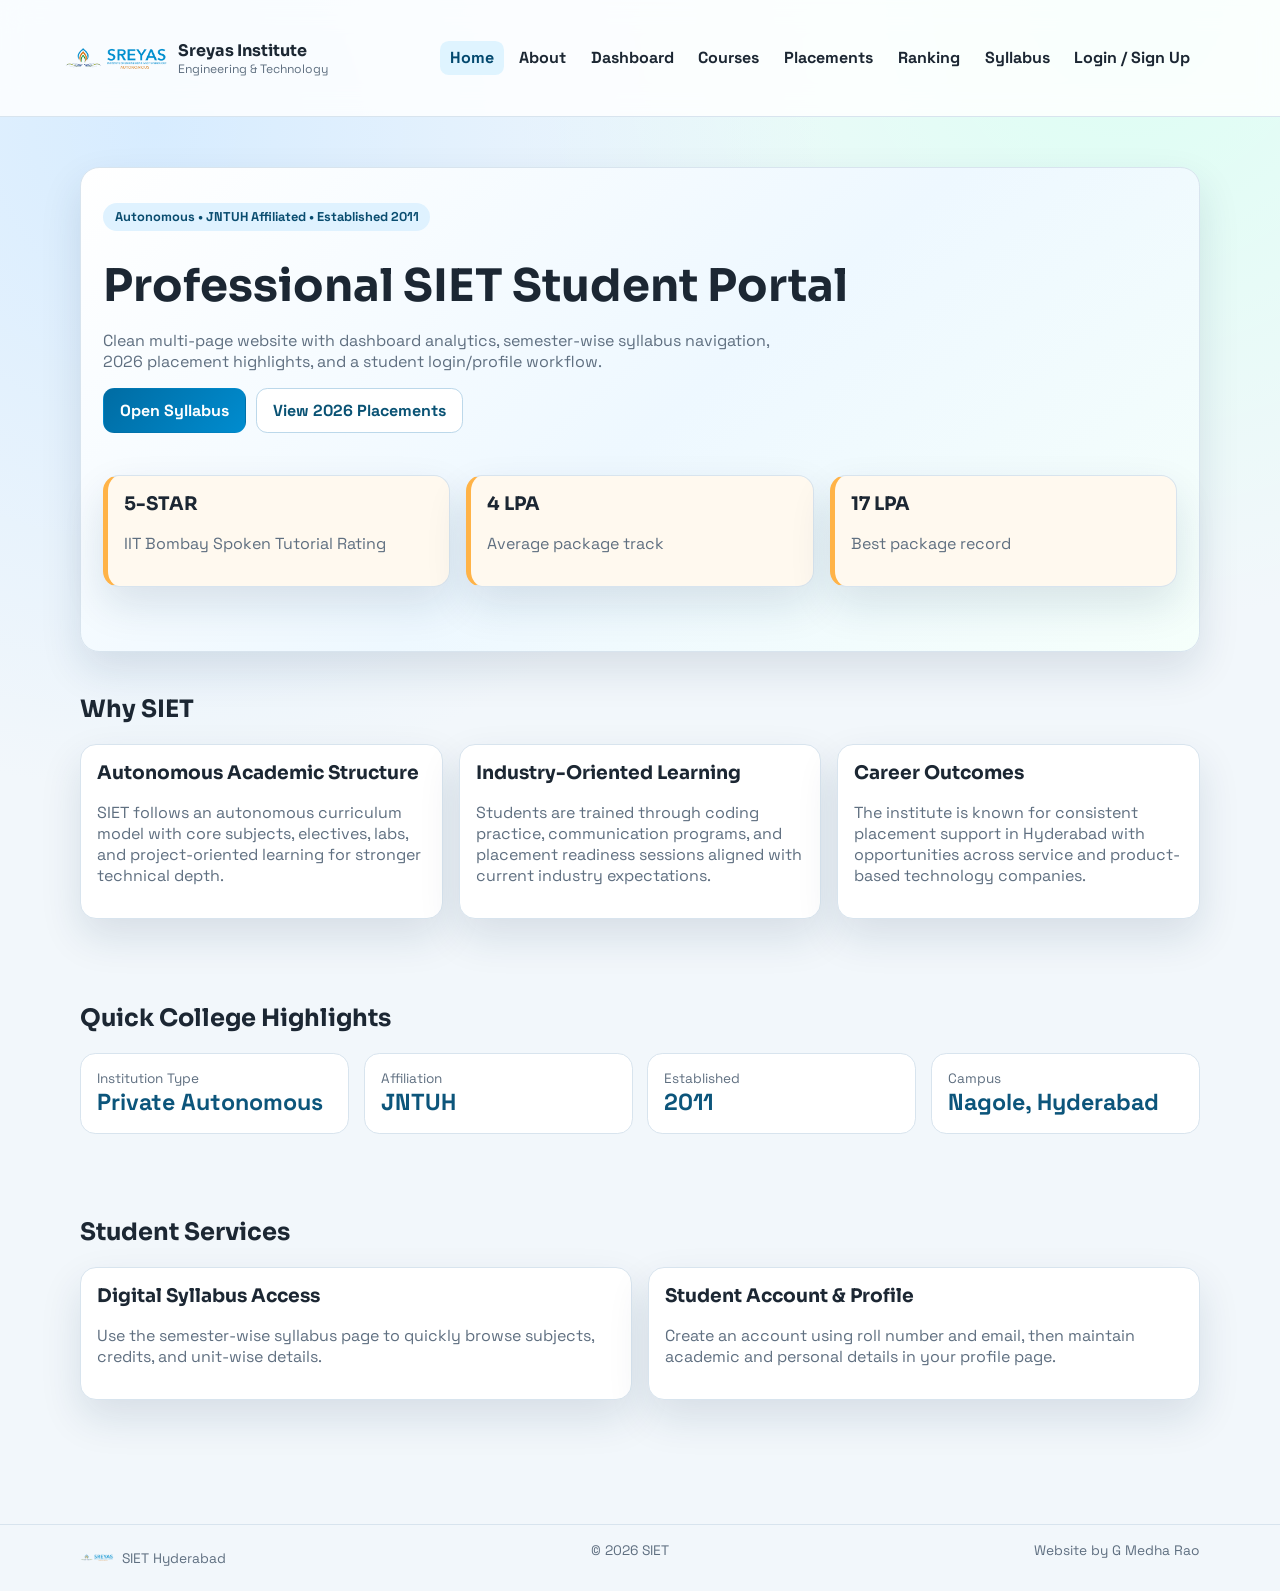
<file: index.html>
﻿<!DOCTYPE html>
<html lang="en">
<head>
  <meta charset="UTF-8" />
  <meta name="viewport" content="width=device-width, initial-scale=1.0" />
  <title>SIET | Home</title>
  <link rel="preconnect" href="https://fonts.googleapis.com" />
  <link rel="preconnect" href="https://fonts.gstatic.com" crossorigin />
  <link href="https://fonts.googleapis.com/css2?family=Sora:wght@500;600;700&family=Space+Grotesk:wght@400;500;700&display=swap" rel="stylesheet" />
  <link rel="stylesheet" href="assets/css/style.css" />
</head>
<body data-page="home">
  <header class="site-header">
    <nav class="navbar container" aria-label="Main navigation">
      <a class="brand" href="/">
        <img src="assets/images/sl.png" alt="SIET logo" />
        <div><strong>Sreyas Institute</strong><span>Engineering & Technology</span></div>
      </a>
      <button class="menu-toggle" id="menuToggle" aria-label="Toggle menu" aria-expanded="false"><span></span><span></span><span></span></button>
      <ul class="nav-links" id="navLinks">
        <li><a data-page="home" href="/">Home</a></li>
        <li><a data-page="about" href="/about">About</a></li>
        <li><a data-page="dashboard" href="/dashboard">Dashboard</a></li>
        <li><a data-page="courses" href="/courses">Courses</a></li>
        <li><a data-page="placements" href="/placements">Placements</a></li>
        <li><a data-page="ranking" href="/ranking">Ranking</a></li>
        <li><a data-page="syllabus" href="/syllabus">Syllabus</a></li>
        <li class="auth-login"><a data-page="auth" href="/auth">Login / Sign Up</a></li>
        <li class="auth-profile" style="display:none;"><a data-page="profile" href="/profile">Profile</a></li>
        <li class="auth-logout" style="display:none;"><button id="logoutBtn" class="linklike">Logout</button></li>
      </ul>
    </nav>
  </header>

  <main class="container hero">
    <section class="hero-panel">
      <p class="badge">Autonomous • JNTUH Affiliated • Established 2011</p>
      <h1>Professional SIET Student Portal</h1>
      <p class="subtitle">Clean multi-page website with dashboard analytics, semester-wise syllabus navigation, 2026 placement highlights, and a student login/profile workflow.</p>
      <div class="btn-row">
        <a class="btn btn-primary" href="/syllabus">Open Syllabus</a>
        <a class="btn btn-secondary" href="/placements">View 2026 Placements</a>
      </div>
      <div class="section">
        <div class="grid three-col">
          <article class="card ribbon"><h3>5-STAR</h3><p>IIT Bombay Spoken Tutorial Rating</p></article>
          <article class="card ribbon"><h3>4 LPA</h3><p>Average package track</p></article>
          <article class="card ribbon"><h3>17 LPA</h3><p>Best package record</p></article>
        </div>
      </div>
    </section>

    <section class="section">
      <h2>Why SIET</h2>
      <div class="grid three-col">
        <article class="card">
          <h3>Autonomous Academic Structure</h3>
          <p>SIET follows an autonomous curriculum model with core subjects, electives, labs, and project-oriented learning for stronger technical depth.</p>
        </article>
        <article class="card">
          <h3>Industry-Oriented Learning</h3>
          <p>Students are trained through coding practice, communication programs, and placement readiness sessions aligned with current industry expectations.</p>
        </article>
        <article class="card">
          <h3>Career Outcomes</h3>
          <p>The institute is known for consistent placement support in Hyderabad with opportunities across service and product-based technology companies.</p>
        </article>
      </div>
    </section>

    <section class="section">
      <h2>Quick College Highlights</h2>
      <div class="stats-grid">
        <article class="stat"><span>Institution Type</span><strong>Private Autonomous</strong></article>
        <article class="stat"><span>Affiliation</span><strong>JNTUH</strong></article>
        <article class="stat"><span>Established</span><strong>2011</strong></article>
        <article class="stat"><span>Campus</span><strong>Nagole, Hyderabad</strong></article>
      </div>
    </section>

    <section class="section">
      <h2>Student Services</h2>
      <div class="grid two-col">
        <article class="card">
          <h3>Digital Syllabus Access</h3>
          <p>Use the semester-wise syllabus page to quickly browse subjects, credits, and unit-wise details.</p>
        </article>
        <article class="card">
          <h3>Student Account & Profile</h3>
          <p>Create an account using roll number and email, then maintain academic and personal details in your profile page.</p>
        </article>
      </div>
    </section>
  </main>

  <footer class="page-footer">
    <div class="container footer-inner">
      <div class="footer-brand"><img src="assets/images/sl.png" alt="SIET logo" /><span>SIET Hyderabad</span></div>
      
      <span>© <span id="year"></span> SIET</span><span>Website by G Medha Rao</span>
    </div>
  </footer>
  <script src="assets/js/main.js"></script>
</body>
</html>
</file>
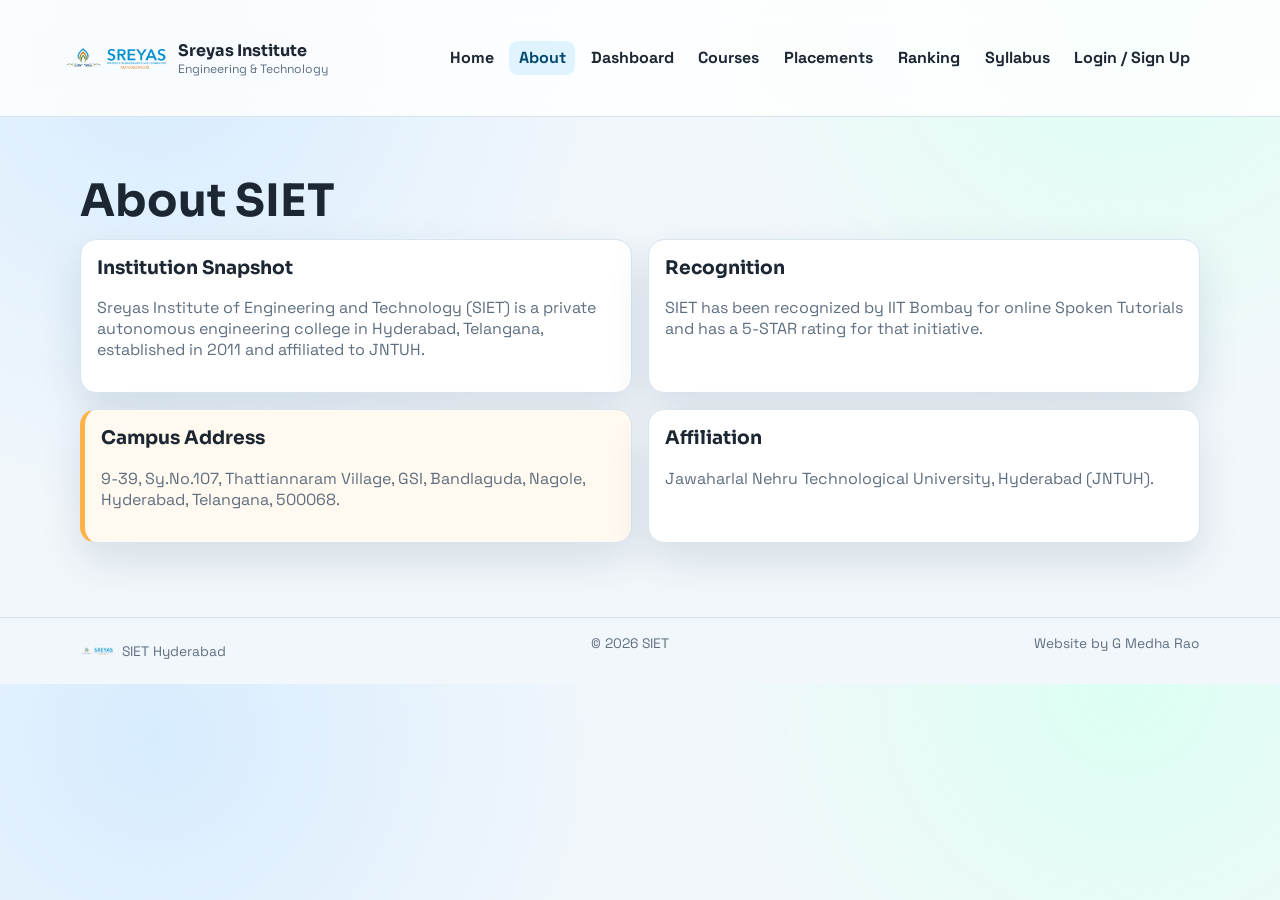
<file: about.html>
﻿<!DOCTYPE html>
<html lang="en">
<head>
  <meta charset="UTF-8" />
  <meta name="viewport" content="width=device-width, initial-scale=1.0" />
  <title>SIET | About</title>
  <link rel="preconnect" href="https://fonts.googleapis.com" />
  <link rel="preconnect" href="https://fonts.gstatic.com" crossorigin />
  <link href="https://fonts.googleapis.com/css2?family=Sora:wght@500;600;700&family=Space+Grotesk:wght@400;500;700&display=swap" rel="stylesheet" />
  <link rel="stylesheet" href="assets/css/style.css" />
</head>
<body data-page="about">
  <header class="site-header">
    <nav class="navbar container" aria-label="Main navigation">
      <a class="brand" href="/"><img src="assets/images/sl.png" alt="SIET logo" /><div><strong>Sreyas Institute</strong><span>Engineering & Technology</span></div></a>
      <button class="menu-toggle" id="menuToggle" aria-label="Toggle menu" aria-expanded="false"><span></span><span></span><span></span></button>
      <ul class="nav-links" id="navLinks">
        <li><a data-page="home" href="/">Home</a></li><li><a data-page="about" href="/about">About</a></li><li><a data-page="dashboard" href="/dashboard">Dashboard</a></li><li><a data-page="courses" href="/courses">Courses</a></li><li><a data-page="placements" href="/placements">Placements</a></li><li><a data-page="ranking" href="/ranking">Ranking</a></li><li><a data-page="syllabus" href="/syllabus">Syllabus</a></li>
        <li class="auth-login"><a data-page="auth" href="/auth">Login / Sign Up</a></li><li class="auth-profile" style="display:none;"><a data-page="profile" href="/profile">Profile</a></li><li class="auth-logout" style="display:none;"><button id="logoutBtn" class="linklike">Logout</button></li>
      </ul>
    </nav>
  </header>

  <main class="container section">
    <h1>About SIET</h1>
    <div class="grid two-col">
      <article class="card">
        <h3>Institution Snapshot</h3>
        <p>Sreyas Institute of Engineering and Technology (SIET) is a private autonomous engineering college in Hyderabad, Telangana, established in 2011 and affiliated to JNTUH.</p>
      </article>
      <article class="card">
        <h3>Recognition</h3>
        <p>SIET has been recognized by IIT Bombay for online Spoken Tutorials and has a 5-STAR rating for that initiative.</p>
      </article>
      <article class="card ribbon">
        <h3>Campus Address</h3>
        <p>9-39, Sy.No.107, Thattiannaram Village, GSI, Bandlaguda, Nagole, Hyderabad, Telangana, 500068.</p>
      </article>
      <article class="card">
        <h3>Affiliation</h3>
        <p>Jawaharlal Nehru Technological University, Hyderabad (JNTUH).</p>
      </article>
    </div>
  </main>

  <footer class="page-footer"><div class="container footer-inner"><div class="footer-brand"><img src="assets/images/sl.png" alt="SIET logo" /><span>SIET Hyderabad</span></div><span>© <span id="year"></span> SIET</span><span>Website by G Medha Rao</span></div></footer>
  <script src="assets/js/main.js"></script>
</body>
</html>
</file>
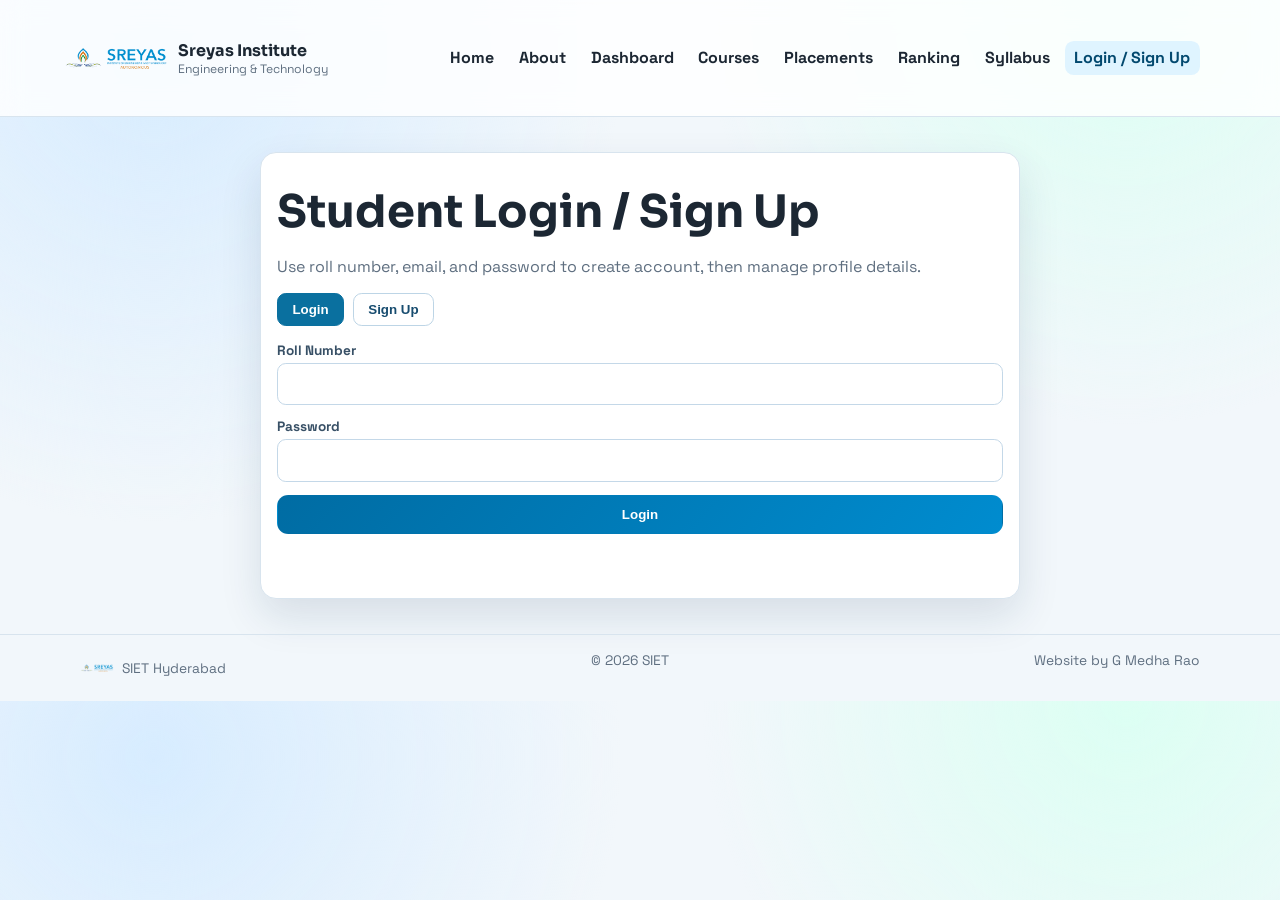
<file: auth.html>
﻿<!DOCTYPE html>
<html lang="en">
<head>
  <meta charset="UTF-8" />
  <meta name="viewport" content="width=device-width, initial-scale=1.0" />
  <title>SIET | Login / Sign Up</title>
  <link rel="preconnect" href="https://fonts.googleapis.com" />
  <link rel="preconnect" href="https://fonts.gstatic.com" crossorigin />
  <link href="https://fonts.googleapis.com/css2?family=Sora:wght@500;600;700&family=Space+Grotesk:wght@400;500;700&display=swap" rel="stylesheet" />
  <link rel="stylesheet" href="assets/css/style.css" />
</head>
<body data-page="auth">
  <header class="site-header">
    <nav class="navbar container" aria-label="Main navigation">
      <a class="brand" href="/"><img src="assets/images/sl.png" alt="SIET logo" /><div><strong>Sreyas Institute</strong><span>Engineering & Technology</span></div></a>
      <button class="menu-toggle" id="menuToggle" aria-label="Toggle menu" aria-expanded="false"><span></span><span></span><span></span></button>
      <ul class="nav-links" id="navLinks">
        <li><a data-page="home" href="/">Home</a></li><li><a data-page="about" href="/about">About</a></li><li><a data-page="dashboard" href="/dashboard">Dashboard</a></li><li><a data-page="courses" href="/courses">Courses</a></li><li><a data-page="placements" href="/placements">Placements</a></li><li><a data-page="ranking" href="/ranking">Ranking</a></li><li><a data-page="syllabus" href="/syllabus">Syllabus</a></li>
        <li class="auth-login"><a data-page="auth" href="/auth">Login / Sign Up</a></li><li class="auth-profile" style="display:none;"><a data-page="profile" href="/profile">Profile</a></li><li class="auth-logout" style="display:none;"><button id="logoutBtn" class="linklike">Logout</button></li>
      </ul>
    </nav>
  </header>

  <main class="container">
    <section class="auth-shell card">
      <h1>Student Login / Sign Up</h1>
      <p class="subtitle">Use roll number, email, and password to create account, then manage profile details.</p>

      <div class="tabs">
        <button type="button" class="tab-btn" id="showLogin">Login</button>
        <button type="button" class="tab-btn" id="showSignup">Sign Up</button>
      </div>

      <section id="loginCard">
        <form id="loginForm" class="form-grid" autocomplete="on">
          <div><label for="loginRoll">Roll Number</label><input id="loginRoll" type="text" required /></div>
          <div><label for="loginPassword">Password</label><input id="loginPassword" type="password" required /></div>
          <button class="btn btn-primary" type="submit">Login</button>
        </form>
      </section>

      <section id="signupCard" style="display:none;">
        <form id="signupForm" class="form-grid" autocomplete="on">
          <div><label for="signupRoll">Roll Number</label><input id="signupRoll" type="text" required /></div>
          <div><label for="signupEmail">Email</label><input id="signupEmail" type="email" required /></div>
          <div><label for="signupPassword">Password</label><input id="signupPassword" type="password" required /></div>
          <button class="btn btn-primary" type="submit">Create Account</button>
        </form>
      </section>

      <p id="authMessage" class="message" style="display:block;"></p>
    </section>
  </main>

  <footer class="page-footer"><div class="container footer-inner"><div class="footer-brand"><img src="assets/images/sl.png" alt="SIET logo" /><span>SIET Hyderabad</span></div><span>© <span id="year"></span> SIET</span><span>Website by G Medha Rao</span></div></footer>
  <script src="assets/js/main.js"></script>
  <script src="assets/js/auth.js"></script>
</body>
</html>
</file>
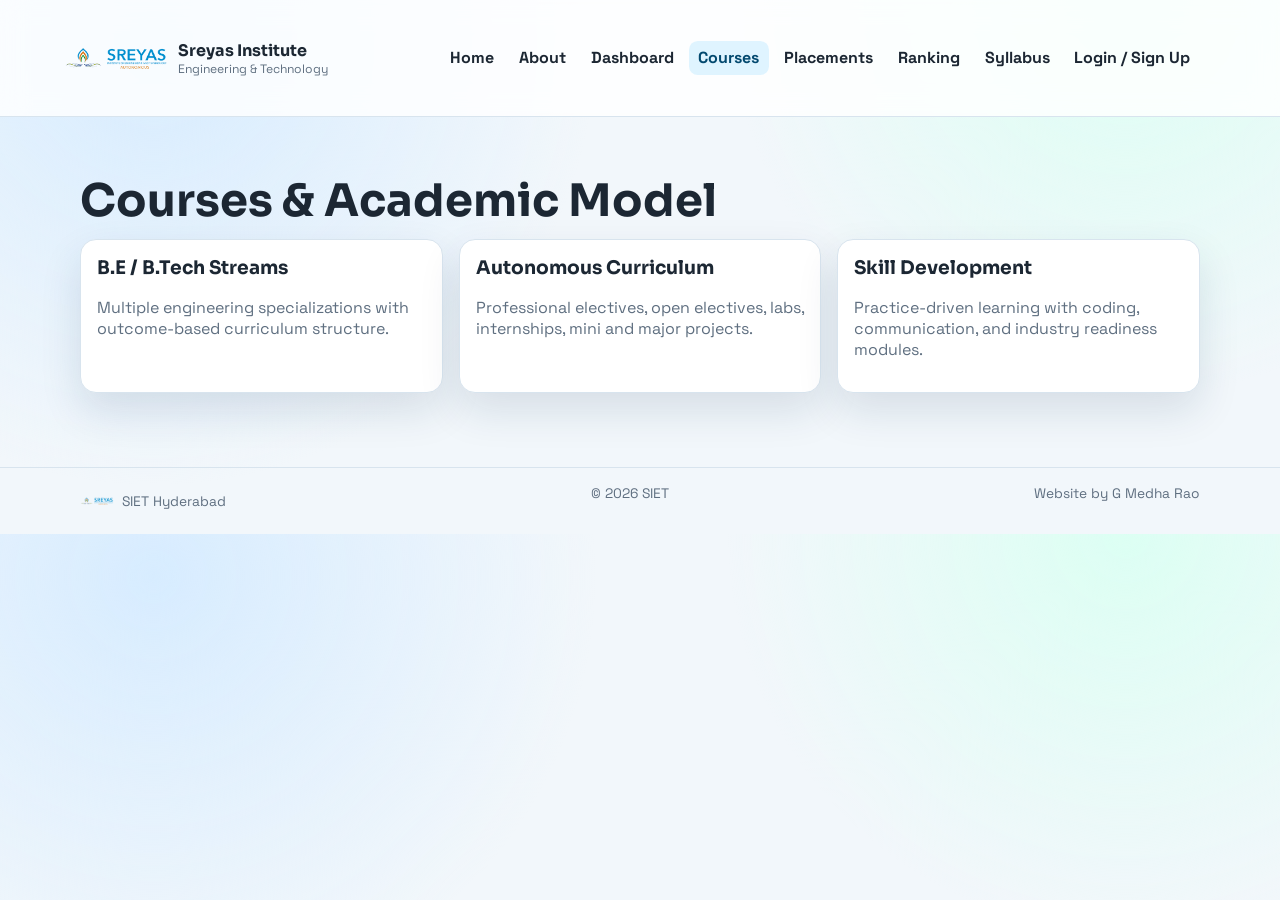
<file: courses.html>
﻿<!DOCTYPE html>
<html lang="en">
<head>
  <meta charset="UTF-8" />
  <meta name="viewport" content="width=device-width, initial-scale=1.0" />
  <title>SIET | Courses</title>
  <link rel="preconnect" href="https://fonts.googleapis.com" />
  <link rel="preconnect" href="https://fonts.gstatic.com" crossorigin />
  <link href="https://fonts.googleapis.com/css2?family=Sora:wght@500;600;700&family=Space+Grotesk:wght@400;500;700&display=swap" rel="stylesheet" />
  <link rel="stylesheet" href="assets/css/style.css" />
</head>
<body data-page="courses">
  <header class="site-header">
    <nav class="navbar container" aria-label="Main navigation">
      <a class="brand" href="/"><img src="assets/images/sl.png" alt="SIET logo" /><div><strong>Sreyas Institute</strong><span>Engineering & Technology</span></div></a>
      <button class="menu-toggle" id="menuToggle" aria-label="Toggle menu" aria-expanded="false"><span></span><span></span><span></span></button>
      <ul class="nav-links" id="navLinks">
        <li><a data-page="home" href="/">Home</a></li><li><a data-page="about" href="/about">About</a></li><li><a data-page="dashboard" href="/dashboard">Dashboard</a></li><li><a data-page="courses" href="/courses">Courses</a></li><li><a data-page="placements" href="/placements">Placements</a></li><li><a data-page="ranking" href="/ranking">Ranking</a></li><li><a data-page="syllabus" href="/syllabus">Syllabus</a></li>
        <li class="auth-login"><a data-page="auth" href="/auth">Login / Sign Up</a></li><li class="auth-profile" style="display:none;"><a data-page="profile" href="/profile">Profile</a></li><li class="auth-logout" style="display:none;"><button id="logoutBtn" class="linklike">Logout</button></li>
      </ul>
    </nav>
  </header>

  <main class="container section">
    <h1>Courses & Academic Model</h1>
    <div class="grid three-col">
      <article class="card"><h3>B.E / B.Tech Streams</h3><p>Multiple engineering specializations with outcome-based curriculum structure.</p></article>
      <article class="card"><h3>Autonomous Curriculum</h3><p>Professional electives, open electives, labs, internships, mini and major projects.</p></article>
      <article class="card"><h3>Skill Development</h3><p>Practice-driven learning with coding, communication, and industry readiness modules.</p></article>
    </div>
  </main>

  <footer class="page-footer"><div class="container footer-inner"><div class="footer-brand"><img src="assets/images/sl.png" alt="SIET logo" /><span>SIET Hyderabad</span></div><span>© <span id="year"></span> SIET</span><span>Website by G Medha Rao</span></div></footer>
  <script src="assets/js/main.js"></script>
</body>
</html>
</file>
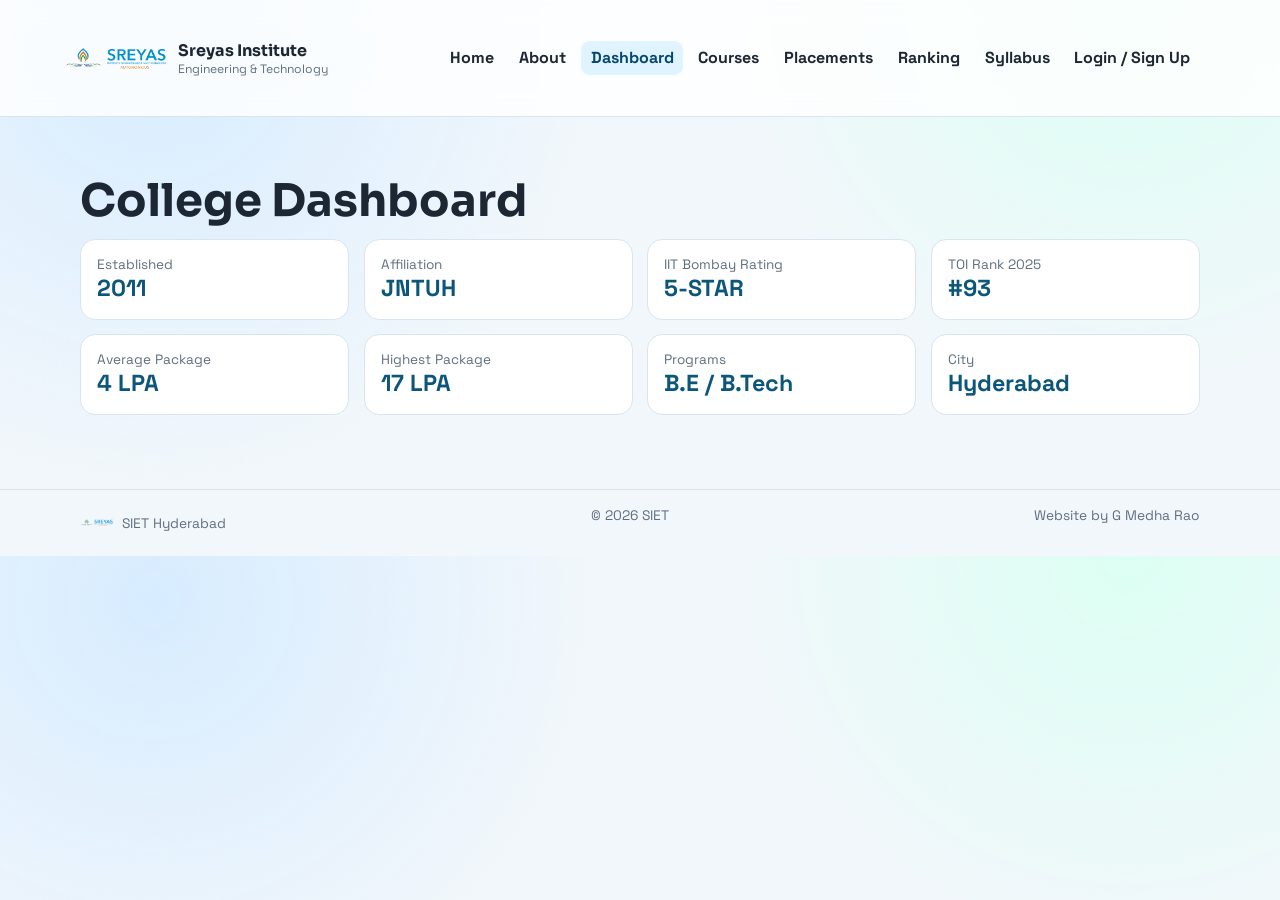
<file: dashboard.html>
﻿<!DOCTYPE html>
<html lang="en">
<head>
  <meta charset="UTF-8" />
  <meta name="viewport" content="width=device-width, initial-scale=1.0" />
  <title>SIET | Dashboard</title>
  <link rel="preconnect" href="https://fonts.googleapis.com" />
  <link rel="preconnect" href="https://fonts.gstatic.com" crossorigin />
  <link href="https://fonts.googleapis.com/css2?family=Sora:wght@500;600;700&family=Space+Grotesk:wght@400;500;700&display=swap" rel="stylesheet" />
  <link rel="stylesheet" href="assets/css/style.css" />
</head>
<body data-page="dashboard">
  <header class="site-header">
    <nav class="navbar container" aria-label="Main navigation">
      <a class="brand" href="/"><img src="assets/images/sl.png" alt="SIET logo" /><div><strong>Sreyas Institute</strong><span>Engineering & Technology</span></div></a>
      <button class="menu-toggle" id="menuToggle" aria-label="Toggle menu" aria-expanded="false"><span></span><span></span><span></span></button>
      <ul class="nav-links" id="navLinks">
        <li><a data-page="home" href="/">Home</a></li><li><a data-page="about" href="/about">About</a></li><li><a data-page="dashboard" href="/dashboard">Dashboard</a></li><li><a data-page="courses" href="/courses">Courses</a></li><li><a data-page="placements" href="/placements">Placements</a></li><li><a data-page="ranking" href="/ranking">Ranking</a></li><li><a data-page="syllabus" href="/syllabus">Syllabus</a></li>
        <li class="auth-login"><a data-page="auth" href="/auth">Login / Sign Up</a></li><li class="auth-profile" style="display:none;"><a data-page="profile" href="/profile">Profile</a></li><li class="auth-logout" style="display:none;"><button id="logoutBtn" class="linklike">Logout</button></li>
      </ul>
    </nav>
  </header>

  <main class="container section">
    <h1>College Dashboard</h1>
    <div class="stats-grid">
      <article class="stat"><span>Established</span><strong>2011</strong></article>
      <article class="stat"><span>Affiliation</span><strong>JNTUH</strong></article>
      <article class="stat"><span>IIT Bombay Rating</span><strong>5-STAR</strong></article>
      <article class="stat"><span>TOI Rank 2025</span><strong>#93</strong></article>
      <article class="stat"><span>Average Package</span><strong>4 LPA</strong></article>
      <article class="stat"><span>Highest Package</span><strong>17 LPA</strong></article>
      <article class="stat"><span>Programs</span><strong>B.E / B.Tech</strong></article>
      <article class="stat"><span>City</span><strong>Hyderabad</strong></article>
    </div>
  </main>

  <footer class="page-footer"><div class="container footer-inner"><div class="footer-brand"><img src="assets/images/sl.png" alt="SIET logo" /><span>SIET Hyderabad</span></div><span>© <span id="year"></span> SIET</span><span>Website by G Medha Rao</span></div></footer>
  <script src="assets/js/main.js"></script>
</body>
</html>
</file>
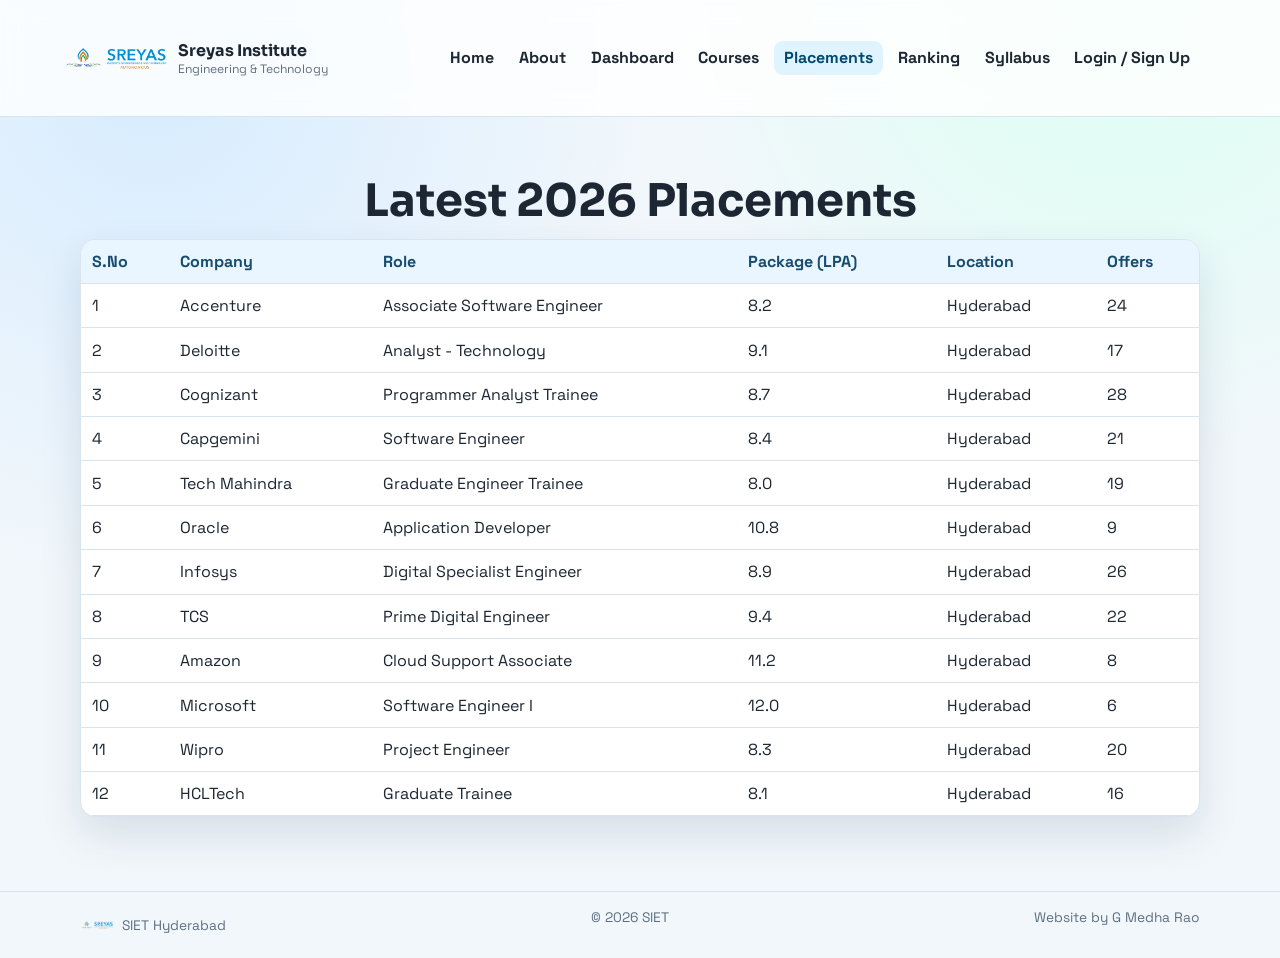
<file: placements.html>
﻿<!DOCTYPE html>
<html lang="en">
<head>
  <meta charset="UTF-8" />
  <meta name="viewport" content="width=device-width, initial-scale=1.0" />
  <title>SIET | Placements 2026</title>
  <link rel="preconnect" href="https://fonts.googleapis.com" />
  <link rel="preconnect" href="https://fonts.gstatic.com" crossorigin />
  <link href="https://fonts.googleapis.com/css2?family=Sora:wght@500;600;700&family=Space+Grotesk:wght@400;500;700&display=swap" rel="stylesheet" />
  <link rel="stylesheet" href="assets/css/style.css" />
</head>
<body data-page="placements">
  <header class="site-header">
    <nav class="navbar container" aria-label="Main navigation">
      <a class="brand" href="/"><img src="assets/images/sl.png" alt="SIET logo" /><div><strong>Sreyas Institute</strong><span>Engineering & Technology</span></div></a>
      <button class="menu-toggle" id="menuToggle" aria-label="Toggle menu" aria-expanded="false"><span></span><span></span><span></span></button>
      <ul class="nav-links" id="navLinks">
        <li><a data-page="home" href="/">Home</a></li><li><a data-page="about" href="/about">About</a></li><li><a data-page="dashboard" href="/dashboard">Dashboard</a></li><li><a data-page="courses" href="/courses">Courses</a></li><li><a data-page="placements" href="/placements">Placements</a></li><li><a data-page="ranking" href="/ranking">Ranking</a></li><li><a data-page="syllabus" href="/syllabus">Syllabus</a></li>
        <li class="auth-login"><a data-page="auth" href="/auth">Login / Sign Up</a></li><li class="auth-profile" style="display:none;"><a data-page="profile" href="/profile">Profile</a></li><li class="auth-logout" style="display:none;"><button id="logoutBtn" class="linklike">Logout</button></li>
      </ul>
    </nav>
  </header>

  <main class="container section">
    <h1 class="center-title">Latest 2026 Placements</h1>
    <div class="table-wrap">
      <table>
        <thead><tr><th>S.No</th><th>Company</th><th>Role</th><th>Package (LPA)</th><th>Location</th><th>Offers</th></tr></thead>
        <tbody>
          <tr><td>1</td><td>Accenture</td><td>Associate Software Engineer</td><td>8.2</td><td>Hyderabad</td><td>24</td></tr>
          <tr><td>2</td><td>Deloitte</td><td>Analyst - Technology</td><td>9.1</td><td>Hyderabad</td><td>17</td></tr>
          <tr><td>3</td><td>Cognizant</td><td>Programmer Analyst Trainee</td><td>8.7</td><td>Hyderabad</td><td>28</td></tr>
          <tr><td>4</td><td>Capgemini</td><td>Software Engineer</td><td>8.4</td><td>Hyderabad</td><td>21</td></tr>
          <tr><td>5</td><td>Tech Mahindra</td><td>Graduate Engineer Trainee</td><td>8.0</td><td>Hyderabad</td><td>19</td></tr>
          <tr><td>6</td><td>Oracle</td><td>Application Developer</td><td>10.8</td><td>Hyderabad</td><td>9</td></tr>
          <tr><td>7</td><td>Infosys</td><td>Digital Specialist Engineer</td><td>8.9</td><td>Hyderabad</td><td>26</td></tr>
          <tr><td>8</td><td>TCS</td><td>Prime Digital Engineer</td><td>9.4</td><td>Hyderabad</td><td>22</td></tr>
          <tr><td>9</td><td>Amazon</td><td>Cloud Support Associate</td><td>11.2</td><td>Hyderabad</td><td>8</td></tr>
          <tr><td>10</td><td>Microsoft</td><td>Software Engineer I</td><td>12.0</td><td>Hyderabad</td><td>6</td></tr>
          <tr><td>11</td><td>Wipro</td><td>Project Engineer</td><td>8.3</td><td>Hyderabad</td><td>20</td></tr>
          <tr><td>12</td><td>HCLTech</td><td>Graduate Trainee</td><td>8.1</td><td>Hyderabad</td><td>16</td></tr>
        </tbody>
      </table>
    </div>
  </main>

  <footer class="page-footer"><div class="container footer-inner"><div class="footer-brand"><img src="assets/images/sl.png" alt="SIET logo" /><span>SIET Hyderabad</span></div><span>© <span id="year"></span> SIET</span><span>Website by G Medha Rao</span></div></footer>
  <script src="assets/js/main.js"></script>
</body>
</html>
</file>
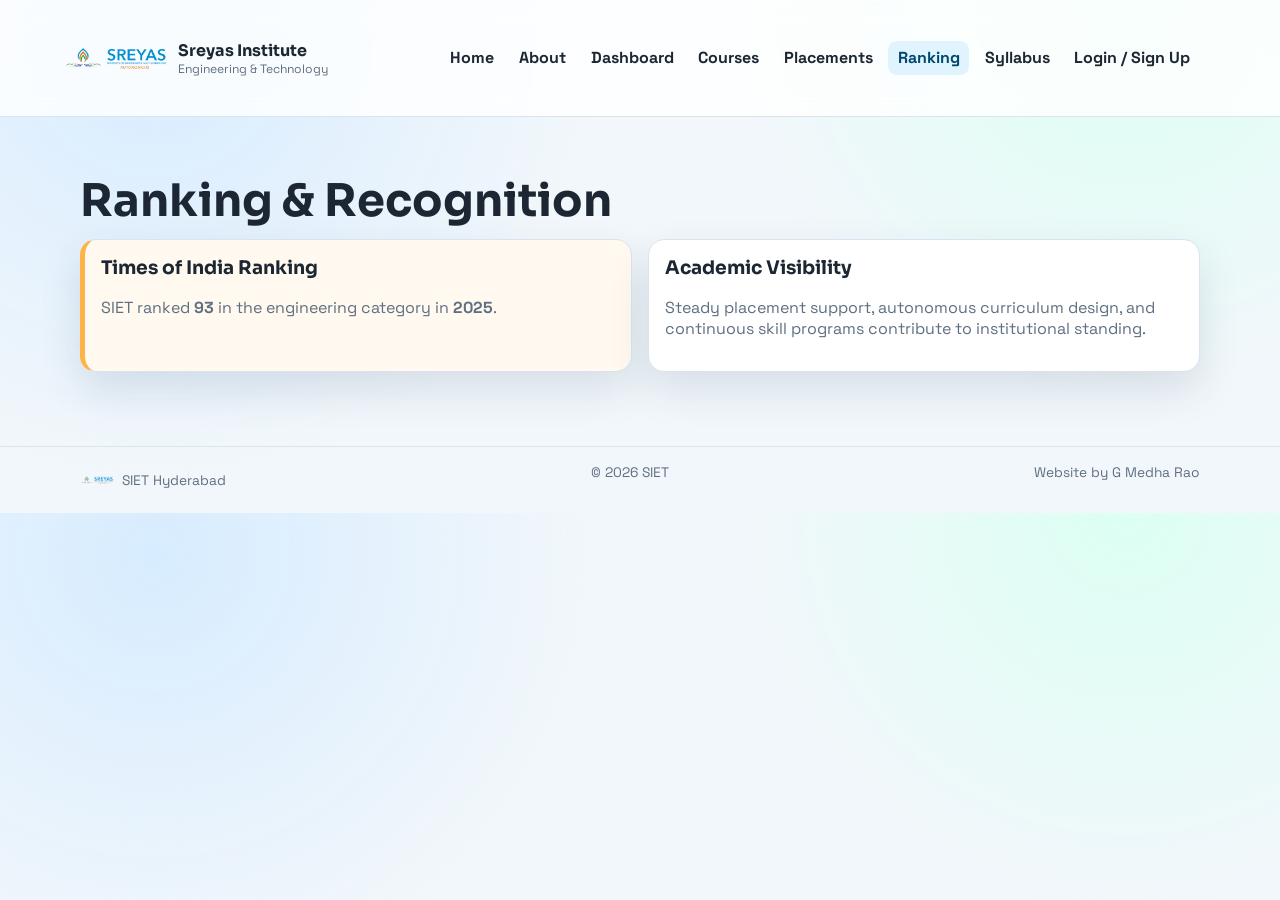
<file: ranking.html>
﻿<!DOCTYPE html>
<html lang="en">
<head>
  <meta charset="UTF-8" />
  <meta name="viewport" content="width=device-width, initial-scale=1.0" />
  <title>SIET | Ranking</title>
  <link rel="preconnect" href="https://fonts.googleapis.com" />
  <link rel="preconnect" href="https://fonts.gstatic.com" crossorigin />
  <link href="https://fonts.googleapis.com/css2?family=Sora:wght@500;600;700&family=Space+Grotesk:wght@400;500;700&display=swap" rel="stylesheet" />
  <link rel="stylesheet" href="assets/css/style.css" />
</head>
<body data-page="ranking">
  <header class="site-header">
    <nav class="navbar container" aria-label="Main navigation">
      <a class="brand" href="/"><img src="assets/images/sl.png" alt="SIET logo" /><div><strong>Sreyas Institute</strong><span>Engineering & Technology</span></div></a>
      <button class="menu-toggle" id="menuToggle" aria-label="Toggle menu" aria-expanded="false"><span></span><span></span><span></span></button>
      <ul class="nav-links" id="navLinks">
        <li><a data-page="home" href="/">Home</a></li><li><a data-page="about" href="/about">About</a></li><li><a data-page="dashboard" href="/dashboard">Dashboard</a></li><li><a data-page="courses" href="/courses">Courses</a></li><li><a data-page="placements" href="/placements">Placements</a></li><li><a data-page="ranking" href="/ranking">Ranking</a></li><li><a data-page="syllabus" href="/syllabus">Syllabus</a></li>
        <li class="auth-login"><a data-page="auth" href="/auth">Login / Sign Up</a></li><li class="auth-profile" style="display:none;"><a data-page="profile" href="/profile">Profile</a></li><li class="auth-logout" style="display:none;"><button id="logoutBtn" class="linklike">Logout</button></li>
      </ul>
    </nav>
  </header>

  <main class="container section">
    <h1>Ranking & Recognition</h1>
    <div class="grid two-col">
      <article class="card ribbon"><h3>Times of India Ranking</h3><p>SIET ranked <strong>93</strong> in the engineering category in <strong>2025</strong>.</p></article>
      <article class="card"><h3>Academic Visibility</h3><p>Steady placement support, autonomous curriculum design, and continuous skill programs contribute to institutional standing.</p></article>
    </div>
  </main>

  <footer class="page-footer"><div class="container footer-inner"><div class="footer-brand"><img src="assets/images/sl.png" alt="SIET logo" /><span>SIET Hyderabad</span></div><span>© <span id="year"></span> SIET</span><span>Website by G Medha Rao</span></div></footer>
  <script src="assets/js/main.js"></script>
</body>
</html>
</file>
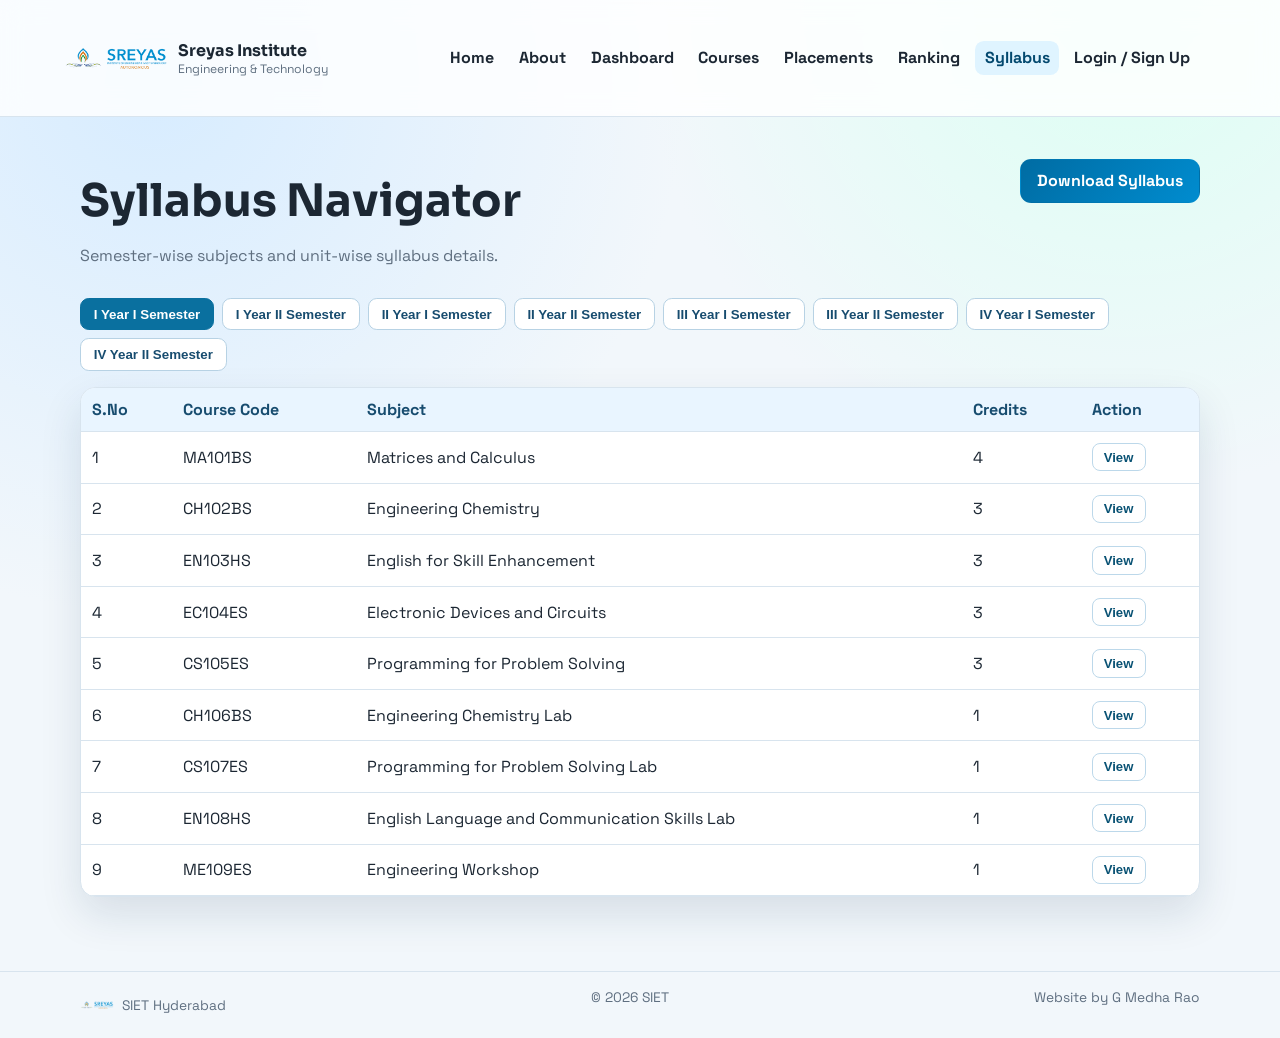
<file: syllabus.html>
﻿<!DOCTYPE html>
<html lang="en">
<head>
  <meta charset="UTF-8" />
  <meta name="viewport" content="width=device-width, initial-scale=1.0" />
  <title>SIET | Syllabus</title>
  <link rel="preconnect" href="https://fonts.googleapis.com" />
  <link rel="preconnect" href="https://fonts.gstatic.com" crossorigin />
  <link href="https://fonts.googleapis.com/css2?family=Sora:wght@500;600;700&family=Space+Grotesk:wght@400;500;700&display=swap" rel="stylesheet" />
  <link rel="stylesheet" href="assets/css/style.css" />
</head>
<body data-page="syllabus">
  <header class="site-header">
    <nav class="navbar container" aria-label="Main navigation">
      <a class="brand" href="/"><img src="assets/images/sl.png" alt="SIET logo" /><div><strong>Sreyas Institute</strong><span>Engineering & Technology</span></div></a>
      <button class="menu-toggle" id="menuToggle" aria-label="Toggle menu" aria-expanded="false"><span></span><span></span><span></span></button>
      <ul class="nav-links" id="navLinks">
        <li><a data-page="home" href="/">Home</a></li><li><a data-page="about" href="/about">About</a></li><li><a data-page="dashboard" href="/dashboard">Dashboard</a></li><li><a data-page="courses" href="/courses">Courses</a></li><li><a data-page="placements" href="/placements">Placements</a></li><li><a data-page="ranking" href="/ranking">Ranking</a></li><li><a data-page="syllabus" href="/syllabus">Syllabus</a></li>
        <li class="auth-login"><a data-page="auth" href="/auth">Login / Sign Up</a></li><li class="auth-profile" style="display:none;"><a data-page="profile" href="/profile">Profile</a></li><li class="auth-logout" style="display:none;"><button id="logoutBtn" class="linklike">Logout</button></li>
      </ul>
    </nav>
  </header>

  <main class="container section">
    <div class="semester-header">
      <div>
        <h1>Syllabus Navigator</h1>
        <p class="subtitle">Semester-wise subjects and unit-wise syllabus details.</p>
      </div>
      <a class="btn btn-primary" href="assets/data/sy.pdf" download>Download Syllabus</a>
    </div>

    <div class="semester-buttons" id="semesterButtons"></div>

    <div class="table-wrap">
      <table>
        <thead>
          <tr><th>S.No</th><th>Course Code</th><th>Subject</th><th>Credits</th><th>Action</th></tr>
        </thead>
        <tbody id="syllabusTableBody"><tr><td colspan="5" class="loading">Loading syllabus...</td></tr></tbody>
      </table>
    </div>

  </main>

  <div class="syllabus-modal" id="syllabusModal" aria-hidden="true">
    <div class="syllabus-modal-card" role="dialog" aria-modal="true" aria-labelledby="modalTitle">
      <button type="button" class="modal-close" id="modalCloseBtn" aria-label="Close syllabus view">×</button>
      <h2 id="modalTitle">Subject Syllabus</h2>
      <p id="modalMeta" class="subtitle"></p>
      <div id="modalBody"></div>
    </div>
  </div>

  <footer class="page-footer"><div class="container footer-inner"><div class="footer-brand"><img src="assets/images/sl.png" alt="SIET logo" /><span>SIET Hyderabad</span></div><span>© <span id="year"></span> SIET</span><span>Website by G Medha Rao</span></div></footer>

  <script src="assets/js/main.js"></script>
  <script src="assets/js/syllabus-details.js"></script>
  <script src="assets/js/syllabus.js"></script>
</body>
</html>
</file>
<file: assets/css/style.css>
﻿:root {
  --bg: #f2f7fb;
  --surface: #ffffff;
  --surface-soft: #f7fbff;
  --ink: #1c2733;
  --muted: #5f6f80;
  --brand: #006ca3;
  --brand-2: #00a884;
  --highlight: #ffb347;
  --line: #d8e4ee;
  --shadow: 0 18px 42px rgba(15, 52, 80, 0.12);
}

* { box-sizing: border-box; }

body {
  margin: 0;
  font-family: "Space Grotesk", sans-serif;
  color: var(--ink);
  background:
    radial-gradient(circle at 12% 8%, #d7ecff 0%, transparent 36%),
    radial-gradient(circle at 88% 0%, #dcfff3 0%, transparent 32%),
    var(--bg);
}

.container {
  width: min(1120px, 92%);
  margin-inline: auto;
}

.site-header {
  position: sticky;
  top: 0;
  z-index: 50;
  background: rgba(255, 255, 255, 0.82);
  backdrop-filter: blur(14px);
  border-bottom: 1px solid var(--line);
}

.navbar {
  display: flex;
  align-items: center;
  justify-content: space-between;
  gap: 1rem;
  padding: 0.25rem 0;
}

.brand {
  display: flex;
  align-items: center;
  gap: 0.5rem;
  margin-left: -18px;
  color: inherit;
  text-decoration: none;
}

.brand img {
  width: 108px;
  height: 108px;
  object-fit: contain;
}

.brand strong {
  display: block;
  font-family: "Sora", sans-serif;
  font-size: 1rem;
}

.brand span {
  display: block;
  color: var(--muted);
  font-size: 0.76rem;
}

.menu-toggle {
  display: none;
  border: 1px solid var(--line);
  background: #fff;
  border-radius: 0.6rem;
  padding: 0.45rem;
  cursor: pointer;
}

.menu-toggle span {
  display: block;
  width: 20px;
  height: 2px;
  background: var(--ink);
  margin: 3px 0;
}

.nav-links {
  display: flex;
  align-items: center;
  gap: 0.35rem;
  margin: 0;
  padding: 0;
  list-style: none;
}

.nav-links a,
.linklike {
  text-decoration: none;
  color: var(--ink);
  font-weight: 700;
  font-size: 1rem;
  border-radius: 0.55rem;
  padding: 0.4rem 0.6rem;
  border: 0;
  background: transparent;
  cursor: pointer;
}

.nav-links a.active,
.nav-links a:hover,
.linklike:hover {
  background: #dff4ff;
  color: #03496f;
}

.hero {
  padding: 3.1rem 0;
}

.hero-panel {
  background: linear-gradient(140deg, #ffffff 0%, #eef8ff 52%, #f5fffb 100%);
  border: 1px solid var(--line);
  border-radius: 1.2rem;
  padding: 1.4rem;
  box-shadow: var(--shadow);
}

.badge {
  display: inline-flex;
  align-items: center;
  gap: 0.4rem;
  padding: 0.35rem 0.7rem;
  border-radius: 999px;
  background: #dff2ff;
  color: #0a4d70;
  font-weight: 700;
  font-size: 0.8rem;
}

h1, h2, h3 {
  margin-top: 0;
  font-family: "Sora", sans-serif;
}

h1 {
  font-size: clamp(1.8rem, 4vw, 2.8rem);
  margin: 0.9rem 0 0.6rem;
}

.center-title {
  text-align: center;
}

.subtitle { color: var(--muted); max-width: 68ch; }

.btn {
  display: inline-flex;
  align-items: center;
  justify-content: center;
  text-decoration: none;
  border-radius: 0.7rem;
  padding: 0.68rem 1rem;
  font-weight: 700;
  border: 1px solid transparent;
}

.btn-primary {
  background: linear-gradient(130deg, var(--brand), #008ccf);
  color: #fff;
}

.btn-secondary {
  border-color: #bcd8ea;
  color: #095274;
  background: #fff;
}

.btn-row {
  display: flex;
  gap: 0.6rem;
  flex-wrap: wrap;
  margin-top: 1rem;
}

.section {
  padding: 2.6rem 0;
}

.grid {
  display: grid;
  gap: 1rem;
}

.two-col { grid-template-columns: repeat(2, minmax(0, 1fr)); }
.three-col { grid-template-columns: repeat(3, minmax(0, 1fr)); }

.card {
  background: var(--surface);
  border: 1px solid var(--line);
  border-radius: 1rem;
  padding: 1rem;
  box-shadow: var(--shadow);
}

.card p { color: var(--muted); }

.stats-grid {
  display: grid;
  grid-template-columns: repeat(4, minmax(0, 1fr));
  gap: 0.9rem;
}

.stat {
  background: var(--surface);
  border: 1px solid var(--line);
  border-radius: 0.95rem;
  padding: 1rem;
}

.stat span {
  display: block;
  color: var(--muted);
  font-size: 0.85rem;
}

.stat strong {
  font-size: 1.45rem;
  color: #0c557b;
}

.ribbon {
  border-left: 5px solid var(--highlight);
  background: #fff9ef;
}

.table-wrap {
  overflow-x: auto;
  border: 1px solid var(--line);
  border-radius: 0.95rem;
  background: var(--surface);
  box-shadow: var(--shadow);
}

table {
  width: 100%;
  border-collapse: collapse;
  min-width: 760px;
}

th,
td {
  padding: 0.7rem;
  border-bottom: 1px solid var(--line);
  text-align: left;
}

th {
  background: #e9f5ff;
  color: #174c6f;
}

.loading {
  color: var(--muted);
  text-align: center;
}

.view-syllabus-btn {
  padding: 0.35rem 0.7rem;
  font-size: 0.82rem;
  border-radius: 0.5rem;
  transition: all 0.2s ease;
}

.view-syllabus-btn:hover,
.view-syllabus-btn:focus-visible {
  background: #0a709f;
  color: #ffffff;
  border-color: #0a709f;
}

.syllabus-modal {
  position: fixed;
  inset: 0;
  background: rgba(12, 30, 44, 0.58);
  display: none;
  align-items: center;
  justify-content: center;
  padding: 1rem;
  z-index: 1200;
}

.syllabus-modal.open {
  display: flex;
}

.syllabus-modal-card {
  width: min(980px, 100%);
  max-height: 90vh;
  overflow-y: auto;
  background: #fff;
  border-radius: 1rem;
  border: 1px solid var(--line);
  box-shadow: 0 18px 50px rgba(11, 39, 61, 0.28);
  padding: 1.1rem;
  position: relative;
}

.modal-close {
  position: absolute;
  right: 0.65rem;
  top: 0.55rem;
  border: 1px solid #bdd2e2;
  background: #fff;
  color: #1b4561;
  border-radius: 0.45rem;
  width: 34px;
  height: 34px;
  font-size: 1.2rem;
  cursor: pointer;
}

.units-grid {
  display: grid;
  grid-template-columns: 1fr;
  gap: 0.7rem;
}

.unit-block {
  border: 1px solid #d6e4ee;
  border-radius: 0.7rem;
  background: #f8fcff;
  padding: 0.75rem;
}

.unit-block h4 {
  margin: 0 0 0.35rem;
  color: #0b557c;
}

.semester-header {
  display: flex;
  align-items: flex-start;
  justify-content: space-between;
  gap: 1rem;
  flex-wrap: wrap;
}

.semester-buttons {
  display: flex;
  flex-wrap: wrap;
  gap: 0.5rem;
  margin: 1rem 0;
}

.sem-btn {
  border: 1px solid #b7d2e4;
  border-radius: 0.55rem;
  background: #fff;
  color: #174c6f;
  font-weight: 700;
  padding: 0.48rem 0.8rem;
  cursor: pointer;
}

.sem-btn.active,
.sem-btn:hover {
  background: #0a709f;
  border-color: #0a709f;
  color: #fff;
}

.auth-shell {
  max-width: 760px;
  margin: 2.2rem auto;
}

.tabs {
  display: flex;
  gap: 0.55rem;
  margin-bottom: 1rem;
}

.tab-btn {
  border: 1px solid #bdd5e6;
  background: #fff;
  color: #174c6f;
  border-radius: 0.55rem;
  padding: 0.5rem 0.9rem;
  font-weight: 700;
  cursor: pointer;
}

.tab-active {
  background: #0a709f;
  border-color: #0a709f;
  color: #fff;
}

.form-grid {
  display: grid;
  gap: 0.8rem;
}

label {
  display: block;
  font-size: 0.85rem;
  margin-bottom: 0.25rem;
  color: #385066;
  font-weight: 700;
}

input,
textarea,
select {
  width: 100%;
  border: 1px solid #c4d8e8;
  border-radius: 0.55rem;
  padding: 0.62rem;
  font: inherit;
}

textarea { min-height: 92px; resize: vertical; }

.profile-badge {
  padding: 0.4rem 0.7rem;
  border-radius: 999px;
  font-size: 0.78rem;
  background: #dff4ff;
  color: #0a4d70;
  font-weight: 700;
}

.profile-workspace {
  display: grid;
  gap: 0.9rem;
}

.profile-card-shell {
  display: grid;
  justify-items: center;
  gap: 0.9rem;
}

.id-card-actions {
  width: min(420px, 100%);
  display: flex;
  align-items: center;
  justify-content: space-between;
}

.id-chip {
  display: inline-flex;
  align-items: center;
  padding: 0.3rem 0.7rem;
  border-radius: 999px;
  background: #e3f2ff;
  color: #0b537b;
  font-size: 0.76rem;
  font-weight: 700;
  border: 1px solid #bdd8ec;
}

.id-edit-btn {
  padding: 0.45rem 0.75rem;
  font-size: 0.82rem;
}

.profile-id-card {
  width: min(420px, 100%);
  border-radius: 1rem;
  border: 1px solid #c8dced;
  box-shadow: 0 14px 36px rgba(13, 51, 79, 0.16);
  background:
    linear-gradient(135deg, #ffffff 0%, #edf7ff 56%, #f6fffb 100%);
  padding: 1rem;
  transition: transform 0.25s ease, box-shadow 0.25s ease;
}

.profile-id-card:hover {
  transform: translateY(-4px) scale(1.01);
  box-shadow: 0 20px 44px rgba(10, 55, 87, 0.24);
}

.id-header {
  display: flex;
  align-items: center;
  gap: 0.75rem;
  border-bottom: 1px dashed #b9d5e8;
  padding-bottom: 0.7rem;
  margin-bottom: 0.7rem;
}

.id-header img {
  width: 72px;
  height: 72px;
  object-fit: contain;
}

.id-header h3 {
  margin: 0;
  font-size: 1rem;
  color: #0d4568;
}

.id-header p {
  margin: 0.15rem 0 0;
  font-size: 0.78rem;
}

.id-student h4 {
  margin: 0 0 0.45rem;
  font-size: 1.25rem;
  color: #123c57;
}

.id-student-top {
  display: flex;
  align-items: flex-start;
  justify-content: space-between;
  gap: 0.8rem;
}

.id-student-name-wrap {
  display: grid;
  gap: 0.35rem;
}

.id-name-tag {
  width: fit-content;
  padding: 0.2rem 0.55rem;
  border: 1px solid #bdd6e8;
  border-radius: 0.45rem;
  color: #1f5474;
  font-size: 0.72rem;
  font-weight: 700;
  background: #f2faff;
}

.id-photo-box {
  width: 84px;
  height: 96px;
  border: 1px solid #b9d5e8;
  border-radius: 0.6rem;
  background: #f6fbff;
  display: grid;
  place-items: center;
  overflow: hidden;
}

.id-photo-img {
  width: 100%;
  height: 100%;
  object-fit: cover;
}

.id-photo-fallback {
  width: 72px;
  height: 72px;
  border-radius: 50%;
  border: 1px dashed #9fbfd5;
  display: grid;
  place-items: center;
  font-weight: 700;
  color: #25506b;
  background: #eaf6ff;
}

.id-grid {
  display: grid;
  grid-template-columns: repeat(2, minmax(0, 1fr));
  gap: 0.45rem 0.8rem;
  margin: 0.6rem 0;
}

.id-grid p,
.id-section p {
  margin: 0;
  font-size: 0.88rem;
  color: #24465f;
}

.id-section {
  margin-top: 0.6rem;
}

.id-footer {
  margin-top: 0.75rem;
  padding-top: 0.6rem;
  border-top: 1px dashed #b9d5e8;
  text-align: center;
  font-size: 0.74rem;
  color: #5d7182;
}

.profile-photo-field {
  display: grid;
  gap: 0.45rem;
}

.form-photo-preview {
  width: 84px;
  height: 96px;
  border: 1px solid #b9d5e8;
  border-radius: 0.6rem;
  object-fit: cover;
  background: #f6fbff;
}

.profile-popup {
  position: fixed;
  right: 16px;
  top: 16px;
  z-index: 1400;
  display: none;
  align-items: center;
  gap: 0.6rem;
  background: #0f5f88;
  color: #fff;
  border-radius: 0.6rem;
  padding: 0.6rem 0.8rem;
  box-shadow: 0 14px 30px rgba(8, 49, 77, 0.28);
  max-width: min(360px, 92vw);
}

.profile-popup.show {
  display: inline-flex;
}

.profile-popup-close {
  border: 0;
  background: rgba(255, 255, 255, 0.2);
  color: #fff;
  border-radius: 0.35rem;
  width: 26px;
  height: 26px;
  cursor: pointer;
  font-size: 1rem;
  line-height: 1;
}

.message {
  margin-top: 0.8rem;
  padding: 0.6rem 0.75rem;
  border-radius: 0.6rem;
  font-weight: 700;
}

.message.success {
  background: #e5faef;
  color: #0b6e48;
}

.message.error {
  background: #fdecec;
  color: #a01f32;
}

.page-footer {
  border-top: 1px solid var(--line);
  margin-top: 2rem;
  padding: 1rem 0;
}

.footer-inner {
  display: flex;
  justify-content: space-between;
  gap: 0.7rem;
  flex-wrap: wrap;
  color: var(--muted);
  font-size: 0.86rem;
}

.footer-brand {
  display: inline-flex;
  align-items: center;
  gap: 0.5rem;
}

.footer-brand img {
  width: 34px;
  height: 34px;
  object-fit: contain;
}

@media (max-width: 990px) {
  .stats-grid { grid-template-columns: repeat(2, minmax(0, 1fr)); }
}

@media (max-width: 860px) {
  .brand img {
    width: 88px;
    height: 88px;
  }

  .two-col,
  .three-col,
  .stats-grid {
    grid-template-columns: 1fr;
  }

  .id-grid {
    grid-template-columns: 1fr;
  }

  .id-student-top {
    align-items: center;
  }

  .menu-toggle { display: inline-block; }

  .nav-links {
    display: none;
    position: absolute;
    top: 66px;
    right: 4%;
    background: #fff;
    border: 1px solid var(--line);
    border-radius: 0.8rem;
    width: min(290px, 90vw);
    box-shadow: var(--shadow);
    padding: 0.6rem;
    flex-direction: column;
    align-items: stretch;
  }

  .nav-links.open { display: flex; }
}
</file>
